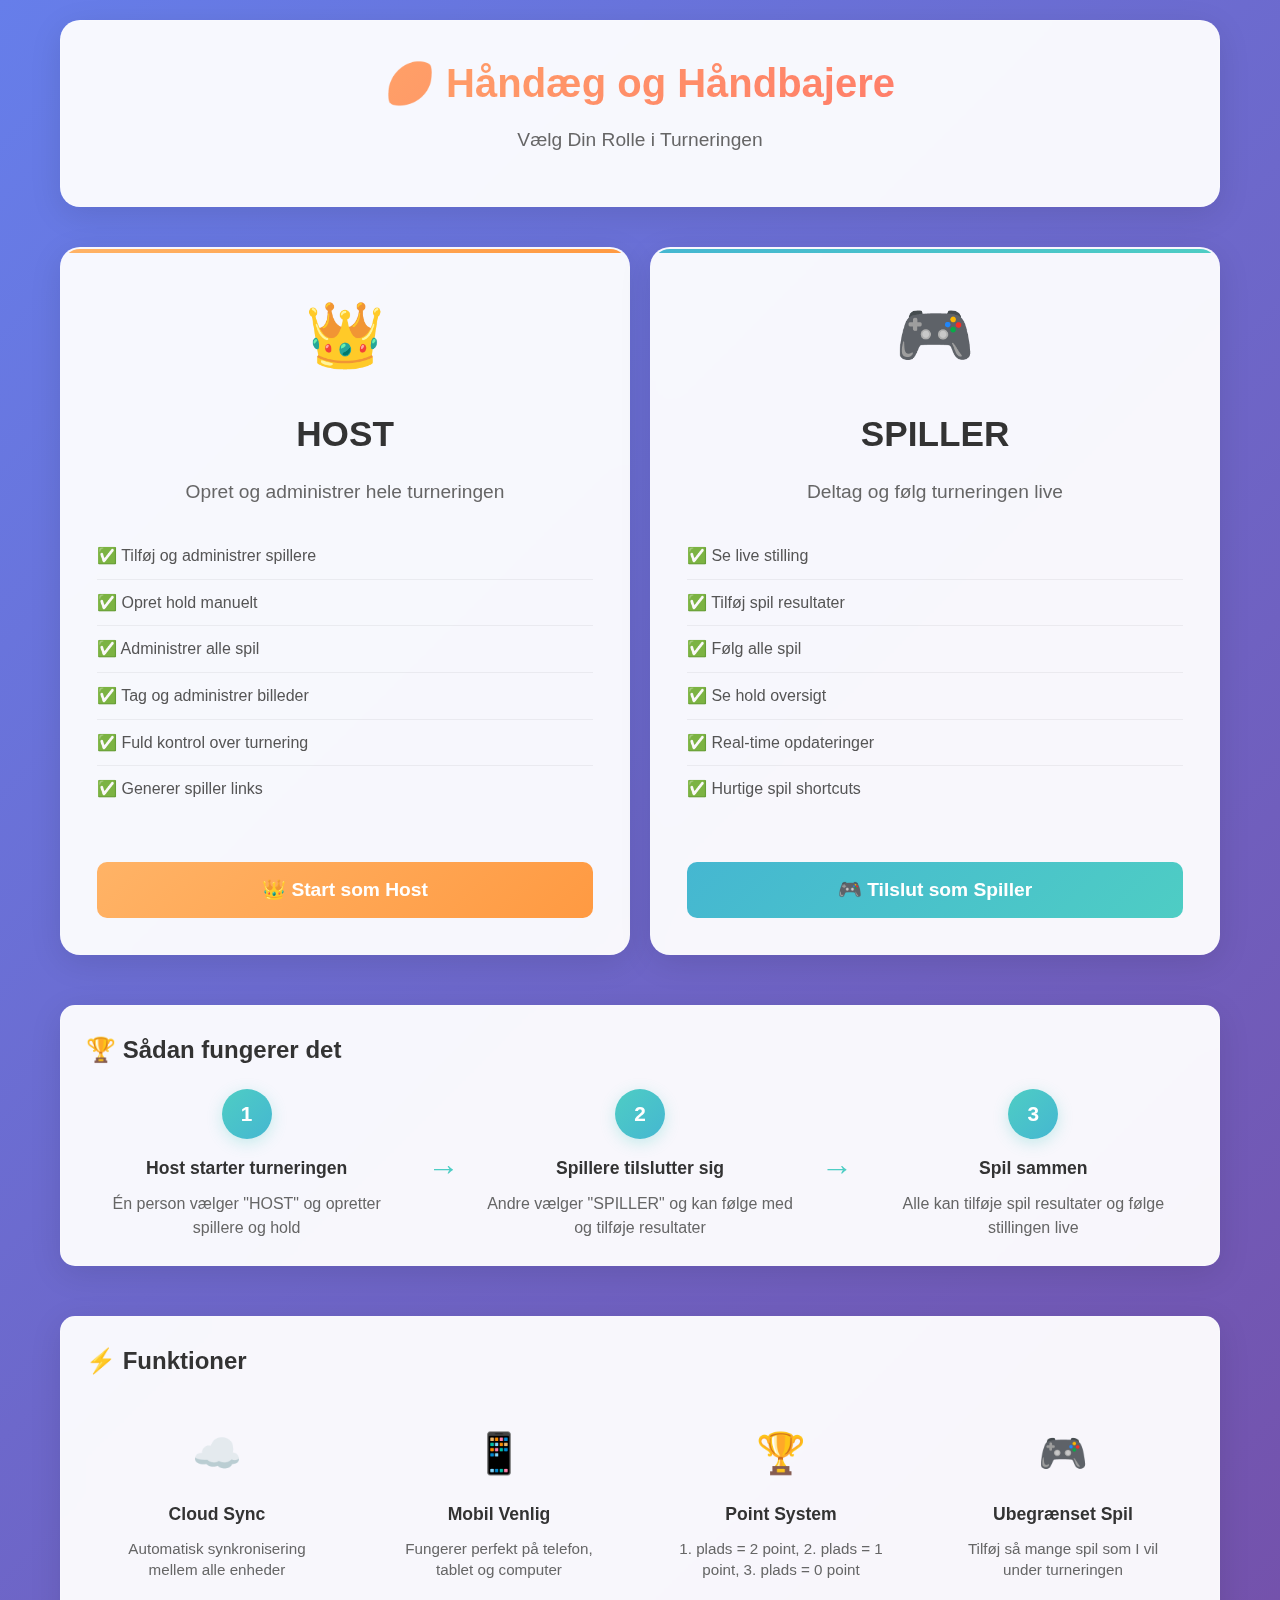
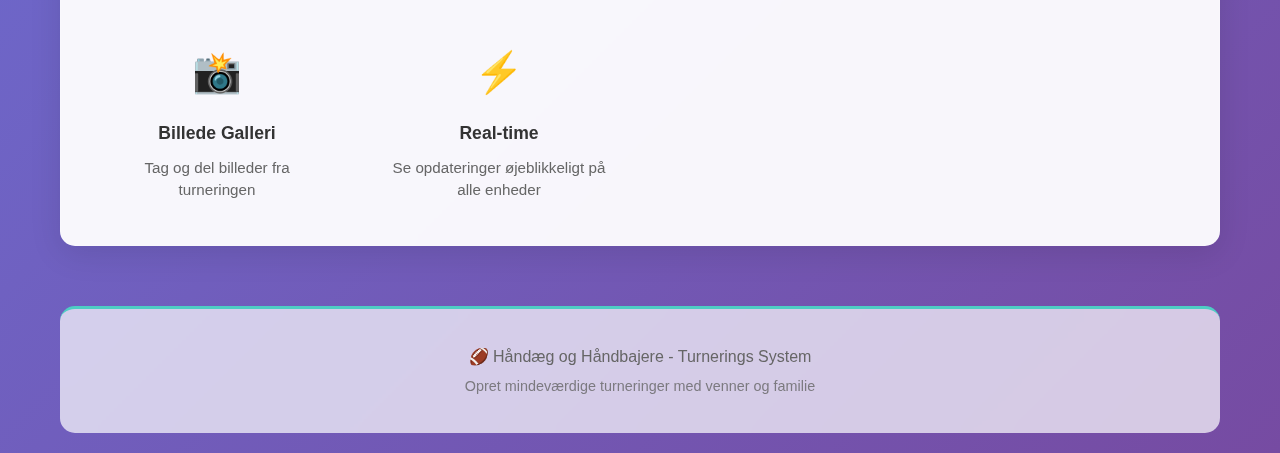
<file: index.html>
<!DOCTYPE html>
<html lang="da">
<head>
    <meta charset="UTF-8">
    <meta name="viewport" content="width=device-width, initial-scale=1.0">
    <title>Håndæg og Håndbajere</title>
    <link rel="stylesheet" href="styles.css">
</head>
<body>
    <div class="container">
        <!-- Header -->
        <header class="app-header">
            <h1 class="app-title">🏈 Håndæg og Håndbajere</h1>
            <p class="app-subtitle">Vælg Din Rolle i Turneringen</p>
        </header>

        <!-- Role Selection -->
        <section class="role-selection">
            <div class="grid grid-2">
                <div class="role-card host-card" onclick="selectRole('host')">
                    <div class="role-icon">👑</div>
                    <h2 class="role-title">HOST</h2>
                    <p class="role-description">Opret og administrer hele turneringen</p>
                    
                    <ul class="role-features">
                        <li>✅ Tilføj og administrer spillere</li>
                        <li>✅ Opret hold manuelt</li>
                        <li>✅ Administrer alle spil</li>
                        <li>✅ Tag og administrer billeder</li>
                        <li>✅ Fuld kontrol over turnering</li>
                        <li>✅ Generer spiller links</li>
                    </ul>
                    
                    <button class="btn btn-primary btn-lg role-btn">
                        👑 Start som Host
                    </button>
                </div>

                <div class="role-card player-card" onclick="selectRole('player')">
                    <div class="role-icon">🎮</div>
                    <h2 class="role-title">SPILLER</h2>
                    <p class="role-description">Deltag og følg turneringen live</p>
                    
                    <ul class="role-features">
                        <li>✅ Se live stilling</li>
                        <li>✅ Tilføj spil resultater</li>
                        <li>✅ Følg alle spil</li>
                        <li>✅ Se hold oversigt</li>
                        <li>✅ Real-time opdateringer</li>
                        <li>✅ Hurtige spil shortcuts</li>
                    </ul>
                    
                    <button class="btn btn-secondary btn-lg role-btn">
                        🎮 Tilslut som Spiller
                    </button>
                </div>
            </div>
        </section>

        <!-- How It Works -->
        <section class="how-it-works card">
            <h3 class="section-title">🏆 Sådan fungerer det</h3>
            <div class="steps-container">
                <div class="step">
                    <div class="step-number">1</div>
                    <div class="step-content">
                        <h4>Host starter turneringen</h4>
                        <p>Én person vælger "HOST" og opretter spillere og hold</p>
                    </div>
                </div>
                
                <div class="step-arrow">→</div>
                
                <div class="step">
                    <div class="step-number">2</div>
                    <div class="step-content">
                        <h4>Spillere tilslutter sig</h4>
                        <p>Andre vælger "SPILLER" og kan følge med og tilføje resultater</p>
                    </div>
                </div>
                
                <div class="step-arrow">→</div>
                
                <div class="step">
                    <div class="step-number">3</div>
                    <div class="step-content">
                        <h4>Spil sammen</h4>
                        <p>Alle kan tilføje spil resultater og følge stillingen live</p>
                    </div>
                </div>
            </div>
        </section>

        <!-- Features Overview -->
        <section class="features-overview card">
            <h3 class="section-title">⚡ Funktioner</h3>
            <div class="grid grid-3">
                <div class="feature-item">
                    <div class="feature-icon">☁️</div>
                    <h4>Cloud Sync</h4>
                    <p>Automatisk synkronisering mellem alle enheder</p>
                </div>
                
                <div class="feature-item">
                    <div class="feature-icon">📱</div>
                    <h4>Mobil Venlig</h4>
                    <p>Fungerer perfekt på telefon, tablet og computer</p>
                </div>
                
                <div class="feature-item">
                    <div class="feature-icon">🏆</div>
                    <h4>Point System</h4>
                    <p>1. plads = 2 point, 2. plads = 1 point, 3. plads = 0 point</p>
                </div>
                
                <div class="feature-item">
                    <div class="feature-icon">🎮</div>
                    <h4>Ubegrænset Spil</h4>
                    <p>Tilføj så mange spil som I vil under turneringen</p>
                </div>
                
                <div class="feature-item">
                    <div class="feature-icon">📸</div>
                    <h4>Billede Galleri</h4>
                    <p>Tag og del billeder fra turneringen</p>
                </div>
                
                <div class="feature-item">
                    <div class="feature-icon">⚡</div>
                    <h4>Real-time</h4>
                    <p>Se opdateringer øjeblikkeligt på alle enheder</p>
                </div>
            </div>
        </section>

        <!-- Footer -->
        <footer class="app-footer">
            <p>🏈 Håndæg og Håndbajere - Turnerings System</p>
            <p class="footer-subtitle">Opret mindeværdige turneringer med venner og familie</p>
        </footer>
    </div>

    <script>
        function selectRole(role) {
            // Add loading state
            const card = document.querySelector(`.${role}-card`);
            const btn = card.querySelector('.role-btn');
            const originalText = btn.innerHTML;
            
            btn.innerHTML = '🔄 Indlæser...';
            btn.disabled = true;
            card.style.opacity = '0.7';
            
            // Simulate loading and redirect
            setTimeout(() => {
                if (role === 'host') {
                    window.location.href = 'host.html';
                } else if (role === 'player') {
                    window.location.href = 'player.html';
                }
            }, 500);
        }

        // Add hover effects
        document.addEventListener('DOMContentLoaded', function() {
            const roleCards = document.querySelectorAll('.role-card');
            
            roleCards.forEach(card => {
                card.addEventListener('mouseenter', function() {
                    this.style.transform = 'translateY(-8px) scale(1.02)';
                });
                
                card.addEventListener('mouseleave', function() {
                    this.style.transform = 'translateY(0) scale(1)';
                });
            });
        });
    </script>

    <style>
        /* Landing page specific styles */
        .role-selection {
            margin: 40px 0;
        }

        .role-card {
            background: rgba(255, 255, 255, 0.95);
            backdrop-filter: blur(10px);
            border-radius: 20px;
            padding: 35px;
            text-align: center;
            box-shadow: 0 8px 32px rgba(0, 0, 0, 0.1);
            border: 2px solid transparent;
            transition: all 0.4s ease;
            cursor: pointer;
            position: relative;
            overflow: hidden;
        }

        .role-card::before {
            content: '';
            position: absolute;
            top: 0;
            left: 0;
            right: 0;
            height: 4px;
            transition: all 0.3s ease;
        }

        .host-card::before {
            background: linear-gradient(90deg, #FFB366, #FF9A42);
        }

        .player-card::before {
            background: linear-gradient(90deg, #45B7D1, #4ECDC4);
        }

        .role-card:hover {
            border-color: rgba(255, 179, 102, 0.3);
            box-shadow: 0 15px 45px rgba(0, 0, 0, 0.15);
        }

        .host-card:hover {
            background: linear-gradient(135deg, rgba(255, 248, 240, 0.95), rgba(255, 255, 255, 0.95));
        }

        .player-card:hover {
            background: linear-gradient(135deg, rgba(240, 248, 255, 0.95), rgba(255, 255, 255, 0.95));
        }

        .role-icon {
            font-size: 4rem;
            margin-bottom: 20px;
            animation: bounce 2s infinite;
        }

        .role-title {
            font-size: 2.2rem;
            font-weight: 800;
            margin: 0 0 15px 0;
            color: #333;
        }

        .role-description {
            font-size: 1.2rem;
            color: #666;
            margin-bottom: 25px;
            font-weight: 500;
        }

        .role-features {
            list-style: none;
            padding: 0;
            margin: 25px 0;
            text-align: left;
        }

        .role-features li {
            padding: 10px 0;
            color: #555;
            font-weight: 500;
            font-size: 1rem;
            border-bottom: 1px solid rgba(0, 0, 0, 0.05);
        }

        .role-features li:last-child {
            border-bottom: none;
        }

        .role-btn {
            width: 100%;
            margin-top: 25px;
            font-size: 1.2rem;
            padding: 16px 32px;
        }

        .how-it-works {
            margin: 50px 0;
        }

        .steps-container {
            display: flex;
            align-items: center;
            justify-content: space-between;
            flex-wrap: wrap;
            gap: 20px;
        }

        .step {
            flex: 1;
            min-width: 200px;
            text-align: center;
        }

        .step-number {
            background: linear-gradient(135deg, #4ECDC4, #45B7D1);
            color: white;
            width: 50px;
            height: 50px;
            border-radius: 50%;
            display: flex;
            align-items: center;
            justify-content: center;
            font-weight: bold;
            font-size: 1.3rem;
            margin: 0 auto 15px auto;
            box-shadow: 0 4px 15px rgba(78, 205, 196, 0.3);
        }

        .step-content h4 {
            margin: 0 0 10px 0;
            color: #333;
            font-size: 1.1rem;
        }

        .step-content p {
            margin: 0;
            color: #666;
            line-height: 1.5;
        }

        .step-arrow {
            font-size: 2rem;
            color: #4ECDC4;
            font-weight: bold;
            flex-shrink: 0;
        }

        .features-overview {
            margin: 50px 0;
        }

        .feature-item {
            text-align: center;
            padding: 20px;
            border-radius: 12px;
            transition: all 0.3s ease;
        }

        .feature-item:hover {
            background: rgba(78, 205, 196, 0.05);
            transform: translateY(-5px);
        }

        .feature-icon {
            font-size: 2.5rem;
            margin-bottom: 15px;
        }

        .feature-item h4 {
            margin: 0 0 10px 0;
            color: #333;
            font-size: 1.1rem;
        }

        .feature-item p {
            margin: 0;
            color: #666;
            font-size: 0.95rem;
            line-height: 1.4;
        }

        .app-footer {
            text-align: center;
            margin-top: 60px;
            padding: 30px;
            background: rgba(255, 255, 255, 0.7);
            backdrop-filter: blur(10px);
            border-radius: 15px;
            border-top: 3px solid #4ECDC4;
        }

        .app-footer p {
            margin: 5px 0;
            color: #666;
        }

        .footer-subtitle {
            font-size: 0.9rem;
            opacity: 0.8;
        }

        /* Mobile responsive */
        @media (max-width: 768px) {
            .role-card {
                padding: 25px;
            }

            .role-icon {
                font-size: 3rem;
            }

            .role-title {
                font-size: 1.8rem;
            }

            .role-description {
                font-size: 1rem;
            }

            .steps-container {
                flex-direction: column;
            }

            .step-arrow {
                transform: rotate(90deg);
                margin: 10px 0;
            }

            .step {
                min-width: auto;
                width: 100%;
            }
        }

        @media (max-width: 480px) {
            .role-features {
                text-align: center;
            }

            .role-features li {
                font-size: 0.9rem;
                padding: 8px 0;
            }

            .feature-item {
                padding: 15px;
            }

            .feature-icon {
                font-size: 2rem;
            }
        }
    </style>
</body>
</html>
</file>
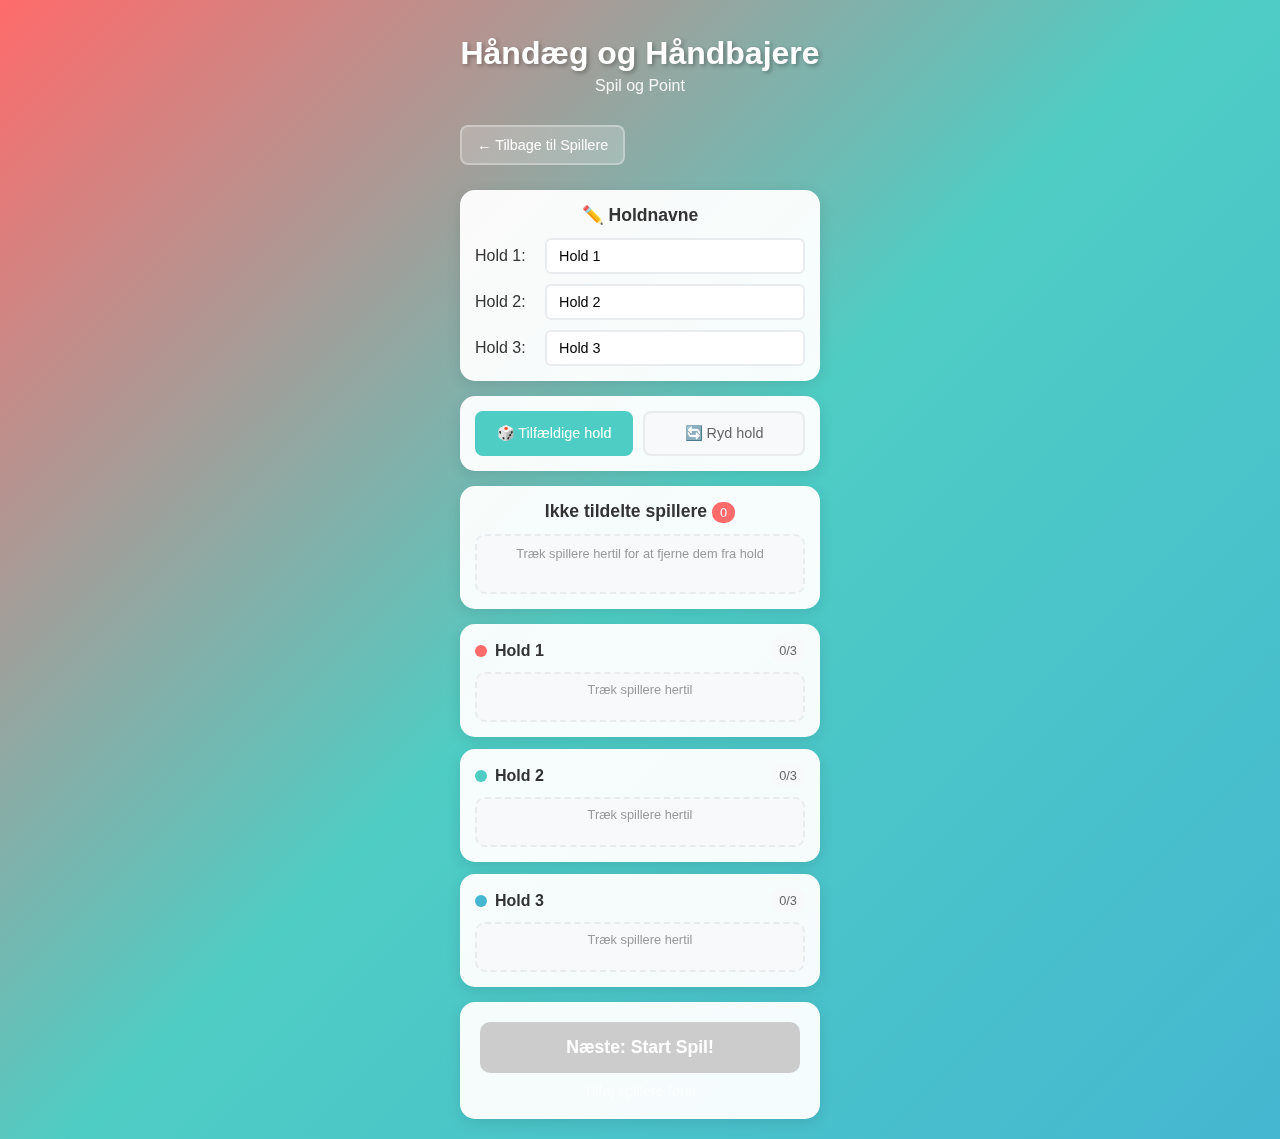
<file: simple-teams.html>
<!DOCTYPE html>
<html lang="da">
<head>
    <meta charset="UTF-8">
    <meta name="viewport" content="width=device-width, initial-scale=1.0">
    <title>Håndæg og Håndbajere - Hold</title>
    <link rel="stylesheet" href="teams-styles.css">
</head>
<body>
    <div class="container">
        <!-- Header -->
        <header class="app-header">
            <h1 class="app-title">Håndæg og Håndbajere</h1>
            <p class="app-subtitle">Spil og Point</p>
        </header>

        <!-- Navigation -->
        <section class="navigation-section">
            <a href="index.html" class="nav-btn secondary">
                ← Tilbage til Spillere
            </a>
        </section>

        <!-- Team Names Section -->
        <section class="team-names-section">
            <h3 class="section-title">✏️ Holdnavne</h3>
            <div class="team-names-grid">
                <div class="team-name-input">
                    <label for="team1Name">Hold 1:</label>
                    <input type="text" id="team1Name" placeholder="Indtast holdnavn" maxlength="20">
                </div>
                <div class="team-name-input">
                    <label for="team2Name">Hold 2:</label>
                    <input type="text" id="team2Name" placeholder="Indtast holdnavn" maxlength="20">
                </div>
                <div class="team-name-input">
                    <label for="team3Name">Hold 3:</label>
                    <input type="text" id="team3Name" placeholder="Indtast holdnavn" maxlength="20">
                </div>
            </div>
        </section>

        <!-- Controls -->
        <section class="controls-section">
            <div class="control-buttons">
                <button id="randomizeBtn" class="control-btn primary">
                    🎲 Tilfældige hold
                </button>
                <button id="clearTeamsBtn" class="control-btn secondary">
                    🔄 Ryd hold
                </button>
            </div>
        </section>

        <!-- Unassigned Players -->
        <section class="unassigned-section">
            <h3 class="section-title">
                Ikke tildelte spillere
                <span class="player-count-badge" id="unassignedCount">0</span>
            </h3>
            <div id="unassignedPlayers" class="players-pool">
                <!-- Unassigned players will appear here -->
            </div>
        </section>

        <!-- Teams -->
        <section class="teams-section">
            <div class="teams-grid">
                <!-- Team 1 -->
                <div class="team-card" data-team="1">
                    <div class="team-header">
                        <div class="team-info">
                            <div class="team-color-indicator team-1-color"></div>
                            <h3 class="team-name" id="team1DisplayName">Hold 1</h3>
                        </div>
                        <span class="team-count">
                            <span id="team1Count">0</span>/3
                        </span>
                    </div>
                    <div id="team1Players" class="team-players" data-team="1">
                        <!-- Team 1 players will appear here -->
                    </div>
                </div>

                <!-- Team 2 -->
                <div class="team-card" data-team="2">
                    <div class="team-header">
                        <div class="team-info">
                            <div class="team-color-indicator team-2-color"></div>
                            <h3 class="team-name" id="team2DisplayName">Hold 2</h3>
                        </div>
                        <span class="team-count">
                            <span id="team2Count">0</span>/3
                        </span>
                    </div>
                    <div id="team2Players" class="team-players" data-team="2">
                        <!-- Team 2 players will appear here -->
                    </div>
                </div>

                <!-- Team 3 -->
                <div class="team-card" data-team="3">
                    <div class="team-header">
                        <div class="team-info">
                            <div class="team-color-indicator team-3-color"></div>
                            <h3 class="team-name" id="team3DisplayName">Hold 3</h3>
                        </div>
                        <span class="team-count">
                            <span id="team3Count">0</span>/3
                        </span>
                    </div>
                    <div id="team3Players" class="team-players" data-team="3">
                        <!-- Team 3 players will appear here -->
                    </div>
                </div>
            </div>
        </section>

        <!-- Continue Button -->
        <section class="action-section">
            <button id="continueBtn" class="continue-btn" disabled>
                Næste: Start Spil!
            </button>
            <p class="requirement-text">Alle spillere skal være på et hold</p>
        </section>
    </div>

    <!-- Drag Ghost Element -->
    <div id="dragGhost" class="drag-ghost"></div>

    <script>
        // Team management with simple data transfer
        let players = [];
        let teams = { 1: [], 2: [], 3: [] };
        let teamNames = { 1: 'Hold 1', 2: 'Hold 2', 3: 'Hold 3' };

        // Drag state
        let isDragging = false;
        let draggedElement = null;
        let draggedPlayerId = null;
        let dragGhost = null;
        let touchStartTime = 0;
        let longPressTimer = null;
        let startX = 0;
        let startY = 0;

        // DOM elements
        const randomizeBtn = document.getElementById('randomizeBtn');
        const clearTeamsBtn = document.getElementById('clearTeamsBtn');
        const unassignedPlayers = document.getElementById('unassignedPlayers');
        const continueBtn = document.getElementById('continueBtn');

        // Initialize
        document.addEventListener('DOMContentLoaded', function() {
            console.log('🚀 Teams page starting...');
            loadData();
            dragGhost = document.getElementById('dragGhost');
            
            setupEventListeners();
            updateUI();
        });

        function loadData() {
            // Load players
            try {
                const playersData = localStorage.getItem('bakken-players');
                if (playersData) {
                    players = JSON.parse(playersData);
                    console.log('📥 Loaded players:', players);
                } else {
                    console.log('⚠️ No players found in storage');
                    players = [];
                }
            } catch (e) {
                console.error('❌ Failed to load players:', e);
                players = [];
            }

            // Load teams
            try {
                const teamsData = localStorage.getItem('bakken-teams');
                if (teamsData) {
                    const savedData = JSON.parse(teamsData);
                    teams = savedData.teams || { 1: [], 2: [], 3: [] };
                    teamNames = savedData.teamNames || { 1: 'Hold 1', 2: 'Hold 2', 3: 'Hold 3' };
                    console.log('📥 Loaded teams:', teams, teamNames);
                }
            } catch (e) {
                console.error('❌ Failed to load teams:', e);
            }

            // Set team name inputs
            document.getElementById('team1Name').value = teamNames[1];
            document.getElementById('team2Name').value = teamNames[2];
            document.getElementById('team3Name').value = teamNames[3];

            // Update display names
            document.getElementById('team1DisplayName').textContent = teamNames[1];
            document.getElementById('team2DisplayName').textContent = teamNames[2];
            document.getElementById('team3DisplayName').textContent = teamNames[3];
        }

        function saveData() {
            try {
                const teamsData = {
                    teams: teams,
                    teamNames: teamNames
                };
                localStorage.setItem('bakken-teams', JSON.stringify(teamsData));
                console.log('💾 Saved teams data:', teamsData);
            } catch (e) {
                console.error('❌ Failed to save teams:', e);
            }
        }

        function setupEventListeners() {
            // Button events
            randomizeBtn.addEventListener('click', randomizeTeams);
            clearTeamsBtn.addEventListener('click', clearAllTeams);
            continueBtn.addEventListener('click', function() {
                if (isAllPlayersAssigned()) {
                    saveData();
                    window.location.href = 'games.html';
                }
            });

            // Team name inputs
            document.getElementById('team1Name').addEventListener('input', function() {
                updateTeamName(1, this.value);
            });
            document.getElementById('team2Name').addEventListener('input', function() {
                updateTeamName(2, this.value);
            });
            document.getElementById('team3Name').addEventListener('input', function() {
                updateTeamName(3, this.value);
            });

            // Global drag events
            document.addEventListener('dragover', handleDragOver);
            document.addEventListener('drop', handleDrop);
            document.addEventListener('dragend', handleDragEnd);
            
            // Touch events for mobile
            document.addEventListener('touchmove', handleTouchMove, { passive: false });
            document.addEventListener('touchend', handleTouchEnd);
        }

        function updateTeamName(teamId, name) {
            const displayName = name.trim() || `Hold ${teamId}`;
            teamNames[teamId] = displayName;
            
            document.getElementById(`team${teamId}DisplayName`).textContent = displayName;
            saveData();
        }

        function createPlayerChip(player, teamClass = '') {
            const chip = document.createElement('div');
            chip.className = `player-chip ${teamClass} just-added`;
            chip.dataset.playerId = player.id;
            chip.textContent = player.name;
            chip.draggable = true;
            
            // Mouse events
            chip.addEventListener('dragstart', handleDragStart);
            
            // Touch events
            chip.addEventListener('touchstart', handleTouchStart, { passive: false });
            
            // Remove animation class after animation completes
            setTimeout(() => chip.classList.remove('just-added'), 1000);
            
            return chip;
        }

        // Drag handlers
        function handleDragStart(e) {
            draggedElement = e.target;
            draggedPlayerId = e.target.dataset.playerId;
            isDragging = true;
            
            e.target.classList.add('dragging');
            e.dataTransfer.effectAllowed = 'move';
            e.dataTransfer.setData('text/html', e.target.outerHTML);
        }

        function handleDragOver(e) {
            e.preventDefault();
            
            document.querySelectorAll('.drag-over').forEach(el => {
                el.classList.remove('drag-over');
            });
            
            const dropZone = findDropZone(e.target);
            if (dropZone) {
                dropZone.classList.add('drag-over');
            }
        }

        function handleDrop(e) {
            e.preventDefault();
            
            const dropZone = findDropZone(e.target);
            if (dropZone && draggedPlayerId) {
                const teamNumber = dropZone.dataset.team;
                
                if (teamNumber) {
                    if (teams[teamNumber].length < 3) {
                        assignPlayerToTeam(draggedPlayerId, parseInt(teamNumber));
                    } else {
                        showError(`${teamNames[teamNumber]} er fuldt (3/3 spillere)`);
                    }
                } else if (dropZone.classList.contains('players-pool')) {
                    removePlayerFromTeams(draggedPlayerId);
                }
            }
            
            cleanupDrag();
        }

        function handleDragEnd(e) {
            cleanupDrag();
        }

        // Touch handlers
        function handleTouchStart(e) {
            const touch = e.touches[0];
            startX = touch.clientX;
            startY = touch.clientY;
            touchStartTime = Date.now();
            
            longPressTimer = setTimeout(() => {
                startTouchDrag(e.target, touch);
            }, 500);
        }

        function startTouchDrag(element, touch) {
            draggedElement = element;
            draggedPlayerId = element.dataset.playerId;
            isDragging = true;
            
            element.classList.add('dragging');
            
            dragGhost.textContent = element.textContent;
            dragGhost.style.left = touch.clientX - 50 + 'px';
            dragGhost.style.top = touch.clientY - 25 + 'px';
            dragGhost.classList.add('visible');
            
            if (navigator.vibrate) {
                navigator.vibrate(50);
            }
        }

        function handleTouchMove(e) {
            if (longPressTimer) {
                const touch = e.touches[0];
                const deltaX = Math.abs(touch.clientX - startX);
                const deltaY = Math.abs(touch.clientY - startY);
                
                if (deltaX > 10 || deltaY > 10) {
                    clearTimeout(longPressTimer);
                    longPressTimer = null;
                }
            }
            
            if (isDragging && dragGhost) {
                e.preventDefault();
                const touch = e.touches[0];
                
                dragGhost.style.left = touch.clientX - 50 + 'px';
                dragGhost.style.top = touch.clientY - 25 + 'px';
                
                document.querySelectorAll('.drag-over').forEach(el => {
                    el.classList.remove('drag-over');
                });
                
                const elementBelow = document.elementFromPoint(touch.clientX, touch.clientY);
                const dropZone = findDropZone(elementBelow);
                
                if (dropZone) {
                    dropZone.classList.add('drag-over');
                }
            }
        }

        function handleTouchEnd(e) {
            if (longPressTimer) {
                clearTimeout(longPressTimer);
                longPressTimer = null;
            }
            
            if (isDragging) {
                const touch = e.changedTouches[0];
                const elementBelow = document.elementFromPoint(touch.clientX, touch.clientY);
                const dropZone = findDropZone(elementBelow);
                
                if (dropZone && draggedPlayerId) {
                    const teamNumber = dropZone.dataset.team;
                    
                    if (teamNumber) {
                        if (teams[teamNumber].length < 3) {
                            assignPlayerToTeam(draggedPlayerId, parseInt(teamNumber));
                        } else {
                            showError(`${teamNames[teamNumber]} er fuldt (3/3 spillere)`);
                        }
                    } else if (dropZone.classList.contains('players-pool')) {
                        removePlayerFromTeams(draggedPlayerId);
                    }
                }
                
                cleanupDrag();
            }
        }

        function findDropZone(element) {
            if (!element) return null;
            
            if (element.classList.contains('team-players')) {
                return element;
            }
            
            const teamCard = element.closest('.team-card');
            if (teamCard) {
                return teamCard.querySelector('.team-players');
            }
            
            if (element.classList.contains('players-pool') || element.closest('.players-pool')) {
                return document.getElementById('unassignedPlayers');
            }
            
            return null;
        }

        function cleanupDrag() {
            isDragging = false;
            draggedElement = null;
            draggedPlayerId = null;
            
            document.querySelectorAll('.dragging').forEach(el => {
                el.classList.remove('dragging');
            });
            
            document.querySelectorAll('.drag-over').forEach(el => {
                el.classList.remove('drag-over');
            });
            
            if (dragGhost) {
                dragGhost.classList.remove('visible');
            }
        }

        function assignPlayerToTeam(playerId, teamNumber) {
            // Remove from all teams first
            Object.keys(teams).forEach(team => {
                teams[team] = teams[team].filter(id => id !== playerId);
            });
            
            // Add to new team
            teams[teamNumber].push(playerId);
            console.log(`➕ Assigned player ${playerId} to team ${teamNumber}`);
            
            saveData();
            updateUI();
        }

        function removePlayerFromTeams(playerId) {
            Object.keys(teams).forEach(team => {
                teams[team] = teams[team].filter(id => id !== playerId);
            });
            console.log(`➖ Removed player ${playerId} from all teams`);
            
            saveData();
            updateUI();
        }

        function randomizeTeams() {
            clearAllTeams();
            const shuffledPlayers = [...players].sort(() => Math.random() - 0.5);
            
            shuffledPlayers.forEach((player, index) => {
                const teamNumber = (index % 3) + 1;
                teams[teamNumber].push(player.id);
            });
            
            console.log('🎲 Randomized teams:', teams);
            saveData();
            updateUI();
        }

        function clearAllTeams() {
            teams = { 1: [], 2: [], 3: [] };
            saveData();
            updateUI();
        }

        function updateUI() {
            updateUnassignedPlayers();
            updateTeams();
            updateContinueButton();
        }

        function updateUnassignedPlayers() {
            const assignedPlayerIds = [...teams[1], ...teams[2], ...teams[3]];
            const unassigned = players.filter(player => !assignedPlayerIds.includes(player.id));
            
            document.getElementById('unassignedCount').textContent = unassigned.length;
            
            const container = document.getElementById('unassignedPlayers');
            container.innerHTML = '';
            
            if (unassigned.length === 0) {
                container.className = 'players-pool empty';
                return;
            }
            
            container.className = 'players-pool';
            unassigned.forEach(player => {
                container.appendChild(createPlayerChip(player));
            });
        }

        function updateTeams() {
            [1, 2, 3].forEach(teamNumber => {
                const container = document.getElementById(`team${teamNumber}Players`);
                const counter = document.getElementById(`team${teamNumber}Count`);
                
                counter.textContent = teams[teamNumber].length;
                container.innerHTML = '';
                
                if (teams[teamNumber].length === 0) {
                    container.className = 'team-players empty';
                    return;
                }
                
                container.className = 'team-players';
                teams[teamNumber].forEach(playerId => {
                    const player = players.find(p => p.id === playerId);
                    if (player) {
                        container.appendChild(createPlayerChip(player, `in-team-${teamNumber}`));
                    } else {
                        console.warn(`⚠️ Player with ID ${playerId} not found`);
                    }
                });
            });
        }

        function updateContinueButton() {
            const allAssigned = isAllPlayersAssigned();
            continueBtn.disabled = !allAssigned;
            
            const requirementText = document.querySelector('.requirement-text');
            if (allAssigned && players.length > 0) {
                requirementText.textContent = 'Alle spillere er tildelt! Klar til at starte! 🎉';
                requirementText.style.color = 'rgba(255, 255, 255, 0.9)';
            } else if (players.length === 0) {
                requirementText.textContent = 'Tilføj spillere først';
                requirementText.style.color = 'rgba(255, 255, 255, 0.6)';
            } else {
                const unassignedCount = players.length - getTotalAssignedPlayers();
                requirementText.textContent = `${unassignedCount} spiller${unassignedCount === 1 ? '' : 'e'} mangler at blive tildelt`;
                requirementText.style.color = 'rgba(255, 255, 255, 0.6)';
            }
        }

        function isAllPlayersAssigned() {
            return getTotalAssignedPlayers() === players.length && players.length > 0;
        }

        function getTotalAssignedPlayers() {
            return teams[1].length + teams[2].length + teams[3].length;
        }

        function showError(message) {
            const existingError = document.querySelector('.error-message');
            if (existingError) existingError.remove();
            
            const errorDiv = document.createElement('div');
            errorDiv.className = 'error-message';
            errorDiv.style.cssText = `
                position: fixed;
                top: 20px;
                left: 50%;
                transform: translateX(-50%);
                background: #FF5252;
                color: white;
                padding: 12px 20px;
                border-radius: 8px;
                z-index: 3000;
                animation: slideDown 0.3s ease;
                box-shadow: 0 4px 15px rgba(0,0,0,0.2);
            `;
            errorDiv.textContent = message;
            document.body.appendChild(errorDiv);
            
            setTimeout(() => {
                if (errorDiv.parentNode) errorDiv.remove();
            }, 3000);
        }

        // Add animation
        const style = document.createElement('style');
        style.textContent = `
            @keyframes slideDown {
                from { opacity: 0; transform: translateX(-50%) translateY(-20px); }
                to { opacity: 1; transform: translateX(-50%) translateY(0); }
            }
        `;
        document.head.appendChild(style);
    </script>
</body>
</html>
</file>
<file: styles.css>
/* ===================================
   HÅNDÆG OG HÅNDBAJERE - MASTER STYLES
   =================================== */

/* Reset and Base */
* {
    margin: 0;
    padding: 0;
    box-sizing: border-box;
}

body {
    font-family: -apple-system, BlinkMacSystemFont, 'Segoe UI', Roboto, Oxygen, Ubuntu, Cantarell, sans-serif;
    background: linear-gradient(135deg, #667eea 0%, #764ba2 100%);
    min-height: 100vh;
    color: #333;
    line-height: 1.6;
}

.container {
    max-width: 1200px;
    margin: 0 auto;
    padding: 20px;
    min-height: 100vh;
}

/* ===================================
   HEADER SYSTEM
   =================================== */

.app-header {
    text-align: center;
    margin-bottom: 30px;
    background: rgba(255, 255, 255, 0.95);
    backdrop-filter: blur(10px);
    border-radius: 20px;
    padding: 30px;
    box-shadow: 0 8px 32px rgba(0, 0, 0, 0.1);
    border: 1px solid rgba(255, 255, 255, 0.2);
}

.app-title {
    font-size: 2.5rem;
    font-weight: 800;
    background: linear-gradient(135deg, #FFB366, #FF6B6B);
    -webkit-background-clip: text;
    -webkit-text-fill-color: transparent;
    background-clip: text;
    margin-bottom: 10px;
}

.app-subtitle {
    font-size: 1.2rem;
    color: #666;
    font-weight: 500;
    margin-bottom: 20px;
}

.sync-status {
    display: inline-flex;
    align-items: center;
    gap: 8px;
    padding: 8px 16px;
    border-radius: 20px;
    font-size: 0.9rem;
    font-weight: 500;
    transition: all 0.3s ease;
}

.status-indicator {
    font-size: 1.1rem;
}

/* ===================================
   CARD SYSTEM
   =================================== */

.card {
    background: rgba(255, 255, 255, 0.95);
    backdrop-filter: blur(10px);
    border-radius: 15px;
    padding: 25px;
    margin: 20px 0;
    box-shadow: 0 8px 32px rgba(0, 0, 0, 0.1);
    border: 1px solid rgba(255, 255, 255, 0.2);
    transition: all 0.3s ease;
}

.card:hover {
    transform: translateY(-2px);
    box-shadow: 0 12px 40px rgba(0, 0, 0, 0.15);
}

.section-title {
    font-size: 1.5rem;
    font-weight: 700;
    margin-bottom: 20px;
    color: #333;
    display: flex;
    align-items: center;
    gap: 10px;
}

/* ===================================
   BUTTON SYSTEM
   =================================== */

.btn {
    padding: 12px 24px;
    border: none;
    border-radius: 10px;
    font-weight: 600;
    font-size: 1rem;
    cursor: pointer;
    transition: all 0.3s ease;
    text-decoration: none;
    display: inline-flex;
    align-items: center;
    justify-content: center;
    gap: 8px;
    min-height: 48px;
    position: relative;
    overflow: hidden;
}

.btn::before {
    content: '';
    position: absolute;
    top: 0;
    left: -100%;
    width: 100%;
    height: 100%;
    background: linear-gradient(90deg, transparent, rgba(255,255,255,0.2), transparent);
    transition: left 0.5s;
}

.btn:hover::before {
    left: 100%;
}

.btn:hover {
    transform: translateY(-2px);
    box-shadow: 0 8px 25px rgba(0, 0, 0, 0.15);
}

.btn:active {
    transform: translateY(0);
}

.btn:disabled {
    opacity: 0.6;
    cursor: not-allowed;
    transform: none;
    box-shadow: none;
}

/* Button Variants */
.btn-primary {
    background: linear-gradient(135deg, #FFB366, #FF9A42);
    color: white;
}

.btn-secondary {
    background: linear-gradient(135deg, #45B7D1, #4ECDC4);
    color: white;
}

.btn-success {
    background: linear-gradient(135deg, #96CEB4, #85C1E9);
    color: white;
}

.btn-danger {
    background: linear-gradient(135deg, #FF6B6B, #FF8E8E);
    color: white;
}

.btn-outline {
    background: transparent;
    border: 2px solid #FFB366;
    color: #FFB366;
}

.btn-outline:hover {
    background: #FFB366;
    color: white;
}

/* Button Sizes */
.btn-sm {
    padding: 8px 16px;
    font-size: 0.9rem;
    min-height: 36px;
}

.btn-lg {
    padding: 16px 32px;
    font-size: 1.1rem;
    min-height: 56px;
}

/* ===================================
   INPUT SYSTEM
   =================================== */

.input-group {
    display: flex;
    gap: 12px;
    margin: 20px 0;
    flex-wrap: wrap;
}

.form-input {
    flex: 1;
    padding: 12px 16px;
    border: 2px solid #e1e5e9;
    border-radius: 10px;
    font-size: 1rem;
    transition: all 0.3s ease;
    background: white;
    min-width: 200px;
}

.form-input:focus {
    outline: none;
    border-color: #FFB366;
    box-shadow: 0 0 0 3px rgba(255, 179, 102, 0.1);
}

.form-input::placeholder {
    color: #999;
}

/* ===================================
   GRID SYSTEMS
   =================================== */

.grid {
    display: grid;
    gap: 20px;
}

.grid-2 {
    grid-template-columns: repeat(auto-fit, minmax(300px, 1fr));
}

.grid-3 {
    grid-template-columns: repeat(auto-fit, minmax(250px, 1fr));
}

.grid-4 {
    grid-template-columns: repeat(auto-fit, minmax(200px, 1fr));
}

/* ===================================
   TAB SYSTEM
   =================================== */

.tabs {
    display: flex;
    background: rgba(255, 255, 255, 0.95);
    backdrop-filter: blur(10px);
    border-radius: 15px;
    padding: 8px;
    margin: 20px 0;
    box-shadow: 0 4px 20px rgba(0, 0, 0, 0.1);
    overflow-x: auto;
}

.tab-btn {
    flex: 1;
    padding: 12px 20px;
    border: none;
    background: transparent;
    border-radius: 10px;
    font-weight: 600;
    cursor: pointer;
    transition: all 0.3s ease;
    white-space: nowrap;
    min-width: 120px;
}

.tab-btn:hover {
    background: rgba(255, 179, 102, 0.1);
}

.tab-btn.active {
    background: linear-gradient(135deg, #FFB366, #FF9A42);
    color: white;
    box-shadow: 0 4px 15px rgba(255, 179, 102, 0.3);
}

.tab-content {
    display: none;
    animation: fadeIn 0.3s ease;
}

.tab-content.active {
    display: block;
}

/* ===================================
   MODAL SYSTEM
   =================================== */

.modal {
    position: fixed;
    top: 0;
    left: 0;
    right: 0;
    bottom: 0;
    background: rgba(0, 0, 0, 0.8);
    backdrop-filter: blur(5px);
    display: none;
    align-items: center;
    justify-content: center;
    z-index: 1000;
    padding: 20px;
    opacity: 0;
    transition: opacity 0.3s ease;
}

.modal.active {
    display: flex;
    opacity: 1;
}

.modal-backdrop {
    position: absolute;
    top: 0;
    left: 0;
    right: 0;
    bottom: 0;
    cursor: pointer;
}

.modal-content {
    background: white;
    border-radius: 20px;
    max-width: 600px;
    width: 100%;
    max-height: 90vh;
    overflow-y: auto;
    position: relative;
    animation: modalSlideIn 0.3s ease;
    box-shadow: 0 20px 60px rgba(0, 0, 0, 0.3);
}

.modal-header {
    display: flex;
    justify-content: space-between;
    align-items: center;
    padding: 25px;
    border-bottom: 1px solid #eee;
}

.modal-header h2 {
    margin: 0;
    color: #333;
    font-size: 1.5rem;
}

.modal-close {
    background: none;
    border: none;
    font-size: 24px;
    cursor: pointer;
    color: #666;
    padding: 8px;
    border-radius: 50%;
    width: 40px;
    height: 40px;
    display: flex;
    align-items: center;
    justify-content: center;
    transition: all 0.3s ease;
}

.modal-close:hover {
    background: #f0f0f0;
    color: #333;
}

.modal-body {
    padding: 25px;
}

.modal-footer {
    display: flex;
    gap: 12px;
    padding: 25px;
    border-top: 1px solid #eee;
    justify-content: flex-end;
}

/* ===================================
   PLAYER/TEAM CHIPS
   =================================== */

.chip {
    display: inline-flex;
    align-items: center;
    padding: 8px 12px;
    background: #f0f8ff;
    color: #45B7D1;
    border-radius: 20px;
    font-size: 0.9rem;
    font-weight: 500;
    border: 1px solid #e0f0ff;
    transition: all 0.3s ease;
    cursor: default;
    gap: 6px;
}

.chip-draggable {
    cursor: grab;
    user-select: none;
}

.chip-draggable:hover {
    transform: scale(1.05);
    box-shadow: 0 4px 12px rgba(0, 0, 0, 0.15);
}

.chip-draggable:active {
    cursor: grabbing;
}

.chip-remove {
    background: none;
    border: none;
    color: inherit;
    cursor: pointer;
    font-size: 1.1rem;
    padding: 2px;
    border-radius: 50%;
    transition: all 0.3s ease;
}

.chip-remove:hover {
    background: rgba(255, 255, 255, 0.3);
}

/* ===================================
   DRAG & DROP ZONES
   =================================== */

.drop-zone {
    border: 2px dashed #ddd;
    border-radius: 12px;
    padding: 20px;
    min-height: 80px;
    transition: all 0.3s ease;
    background: #fafafa;
}

.drop-zone.drag-over {
    border-color: #FFB366;
    background: rgba(255, 179, 102, 0.1);
    transform: scale(1.02);
}

.drop-zone-empty {
    display: flex;
    align-items: center;
    justify-content: center;
    color: #999;
    font-style: italic;
    text-align: center;
}

/* ===================================
   STANDINGS/LEADERBOARD
   =================================== */

.standings {
    display: flex;
    flex-direction: column;
    gap: 12px;
}

.standing-item {
    display: flex;
    align-items: center;
    padding: 15px 20px;
    background: white;
    border-radius: 12px;
    box-shadow: 0 2px 10px rgba(0, 0, 0, 0.1);
    transition: all 0.3s ease;
    border-left: 4px solid #ddd;
}

.standing-item:hover {
    transform: translateX(5px);
    box-shadow: 0 4px 20px rgba(0, 0, 0, 0.15);
}

.standing-item.first {
    border-left-color: #FFD700;
    background: linear-gradient(135deg, #FFF9E6, #FFFFFF);
}

.standing-item.second {
    border-left-color: #C0C0C0;
    background: linear-gradient(135deg, #F5F5F5, #FFFFFF);
}

.standing-item.third {
    border-left-color: #CD7F32;
    background: linear-gradient(135deg, #FDF5E6, #FFFFFF);
}

.standing-position {
    font-size: 1.5rem;
    font-weight: bold;
    width: 50px;
    text-align: center;
    color: #666;
}

.standing-info {
    flex: 1;
    margin-left: 15px;
}

.standing-team {
    font-weight: bold;
    font-size: 1.1rem;
    margin-bottom: 4px;
}

.standing-details {
    font-size: 0.9rem;
    color: #666;
}

.standing-score {
    font-size: 1.8rem;
    font-weight: bold;
    color: #FFB366;
    text-align: center;
    min-width: 60px;
}

/* ===================================
   GAME ITEMS
   =================================== */

.game-item {
    background: white;
    border-radius: 12px;
    padding: 20px;
    margin: 12px 0;
    box-shadow: 0 2px 10px rgba(0, 0, 0, 0.1);
    border-left: 4px solid #4ECDC4;
    transition: all 0.3s ease;
}

.game-item:hover {
    transform: translateY(-2px);
    box-shadow: 0 8px 25px rgba(0, 0, 0, 0.15);
}

.game-header {
    display: flex;
    justify-content: space-between;
    align-items: center;
    margin-bottom: 12px;
}

.game-name {
    font-weight: bold;
    font-size: 1.1rem;
    color: #333;
}

.game-status {
    padding: 4px 12px;
    border-radius: 15px;
    font-size: 0.8rem;
    font-weight: 500;
    background: #f0f0f0;
    color: #666;
}

.game-status.completed {
    background: #d4edda;
    color: #155724;
}

.game-result {
    color: #666;
    margin: 8px 0;
    font-size: 0.95rem;
}

.game-meta {
    font-size: 0.8rem;
    color: #999;
    margin-top: 8px;
}

/* ===================================
   TEAM CARDS
   =================================== */

.team-card {
    background: white;
    border-radius: 15px;
    padding: 20px;
    box-shadow: 0 4px 15px rgba(0, 0, 0, 0.1);
    border: 2px solid #eee;
    transition: all 0.3s ease;
    position: relative;
    overflow: hidden;
}

.team-card::before {
    content: '';
    position: absolute;
    top: 0;
    left: 0;
    right: 0;
    height: 4px;
    background: linear-gradient(90deg, #FFB366, #4ECDC4, #45B7D1);
}

.team-card:hover {
    border-color: #4ECDC4;
    transform: translateY(-3px);
    box-shadow: 0 8px 30px rgba(0, 0, 0, 0.15);
}

.team-header {
    display: flex;
    justify-content: space-between;
    align-items: center;
    margin-bottom: 15px;
}

.team-info {
    display: flex;
    align-items: center;
    gap: 12px;
}

.team-name {
    font-weight: bold;
    font-size: 1.1rem;
    color: #333;
}

.team-count {
    background: #f0f0f0;
    color: #666;
    padding: 4px 8px;
    border-radius: 12px;
    font-size: 0.8rem;
    font-weight: 500;
}

.team-players {
    display: flex;
    flex-wrap: wrap;
    gap: 8px;
    min-height: 40px;
}

/* ===================================
   ANIMATIONS
   =================================== */

@keyframes fadeIn {
    from { opacity: 0; transform: translateY(10px); }
    to { opacity: 1; transform: translateY(0); }
}

@keyframes modalSlideIn {
    from { opacity: 0; transform: scale(0.9) translateY(-20px); }
    to { opacity: 1; transform: scale(1) translateY(0); }
}

@keyframes slideInRight {
    from { opacity: 0; transform: translateX(30px); }
    to { opacity: 1; transform: translateX(0); }
}

@keyframes pulse {
    0%, 100% { transform: scale(1); }
    50% { transform: scale(1.05); }
}

@keyframes bounce {
    0%, 20%, 53%, 80%, 100% { transform: translateY(0); }
    40%, 43% { transform: translateY(-10px); }
    70% { transform: translateY(-5px); }
    90% { transform: translateY(-2px); }
}

/* ===================================
   UTILITY CLASSES
   =================================== */

.text-center { text-align: center; }
.text-left { text-align: left; }
.text-right { text-align: right; }

.mt-0 { margin-top: 0; }
.mt-1 { margin-top: 0.5rem; }
.mt-2 { margin-top: 1rem; }
.mt-3 { margin-top: 1.5rem; }
.mt-4 { margin-top: 2rem; }

.mb-0 { margin-bottom: 0; }
.mb-1 { margin-bottom: 0.5rem; }
.mb-2 { margin-bottom: 1rem; }
.mb-3 { margin-bottom: 1.5rem; }
.mb-4 { margin-bottom: 2rem; }

.p-0 { padding: 0; }
.p-1 { padding: 0.5rem; }
.p-2 { padding: 1rem; }
.p-3 { padding: 1.5rem; }
.p-4 { padding: 2rem; }

.hidden { display: none; }
.visible { display: block; }

.loading {
    animation: pulse 2s infinite;
}

.success {
    color: #28a745;
}

.warning {
    color: #ffc107;
}

.error {
    color: #dc3545;
}

/* ===================================
   RESPONSIVE DESIGN
   =================================== */

@media (max-width: 768px) {
    .container {
        padding: 15px;
    }
    
    .app-title {
        font-size: 2rem;
    }
    
    .app-subtitle {
        font-size: 1rem;
    }
    
    .tabs {
        flex-direction: column;
        gap: 5px;
    }
    
    .tab-btn {
        text-align: left;
        min-width: auto;
    }
    
    .input-group {
        flex-direction: column;
    }
    
    .form-input {
        min-width: auto;
    }
    
    .grid-2,
    .grid-3,
    .grid-4 {
        grid-template-columns: 1fr;
    }
    
    .modal-content {
        margin: 10px;
        max-height: calc(100vh - 20px);
    }
    
    .modal-header,
    .modal-body,
    .modal-footer {
        padding: 20px;
    }
    
    .standing-item {
        flex-direction: column;
        text-align: center;
        gap: 10px;
    }
    
    .standing-position {
        width: auto;
    }
    
    .team-header {
        flex-direction: column;
        gap: 10px;
        align-items: flex-start;
    }
}

@media (max-width: 480px) {
    .container {
        padding: 10px;
    }
    
    .app-header {
        padding: 20px;
    }
    
    .app-title {
        font-size: 1.8rem;
    }
    
    .card {
        padding: 20px;
    }
    
    .btn {
        padding: 10px 20px;
        font-size: 0.9rem;
    }
    
    .modal-header h2 {
        font-size: 1.3rem;
    }
}

/* ===================================
   DARK MODE SUPPORT
   =================================== */

@media (prefers-color-scheme: dark) {
    body {
        background: linear-gradient(135deg, #2c3e50 0%, #34495e 100%);
        color: #ecf0f1;
    }
    
    .app-header {
        background: rgba(44, 62, 80, 0.95);
        color: #ecf0f1;
    }
    
    .app-subtitle {
        color: #bdc3c7;
    }
    
    .card {
        background: rgba(44, 62, 80, 0.95);
        color: #ecf0f1;
    }
    
    .form-input {
        background: #34495e;
        border-color: #4a5f7a;
        color: #ecf0f1;
    }
    
    .form-input::placeholder {
        color: #7f8c8d;
    }
    
    .modal-content {
        background: #2c3e50;
        color: #ecf0f1;
    }
    
    .chip {
        background: #34495e;
        color: #3498db;
        border-color: #4a5f7a;
    }
    
    .drop-zone {
        background: #34495e;
        border-color: #4a5f7a;
    }
    
    .standing-item,
    .game-item,
    .team-card {
        background: #34495e;
        color: #ecf0f1;
    }
}

/* ===================================
   PRINT STYLES
   =================================== */

@media print {
    body {
        background: white;
        color: black;
    }
    
    .app-header {
        background: white;
        box-shadow: none;
    }
    
    .btn,
    .tab-btn,
    .modal {
        display: none;
    }
    
    .card {
        background: white;
        box-shadow: none;
        border: 1px solid #ddd;
    }
    
    .page-break {
        page-break-before: always;
    }
}
</file>
<file: teams-styles.css>
/* Reset and Base Styles */
* {
    margin: 0;
    padding: 0;
    box-sizing: border-box;
}

body {
    font-family: 'Arial', sans-serif;
    background: linear-gradient(135deg, #FF6B6B 0%, #4ECDC4 50%, #45B7D1 100%);
    min-height: 100vh;
    color: #333;
    overflow-x: hidden;
    position: relative;
}

body::before {
    content: '';
    position: fixed;
    top: 50%;
    left: 50%;
    transform: translate(-50%, -50%);
    width: 350px;
    height: 350px;
    background: url('https://lynge-dev.github.io/Bakken/logo.png') center center no-repeat;
    background-size: contain;
    opacity: 0.25;
    z-index: -1;
    pointer-events: none;
}

.container {
    max-width: 400px;
    margin: 0 auto;
    padding: 20px;
    min-height: 100vh;
    display: flex;
    flex-direction: column;
    gap: 15px;
}

/* Header */
.app-header {
    text-align: center;
    padding: 15px 0;
}

.app-title {
    font-size: 2rem;
    font-weight: bold;
    color: #fff;
    text-shadow: 2px 2px 4px rgba(0,0,0,0.3);
    margin-bottom: 5px;
}

.app-subtitle {
    font-size: 1rem;
    color: #fff;
    opacity: 0.9;
    font-weight: 300;
}

/* Navigation */
.navigation-section {
    margin-bottom: 10px;
}

.nav-btn {
    background: rgba(255, 255, 255, 0.2);
    border: 2px solid rgba(255, 255, 255, 0.3);
    color: white;
    padding: 10px 15px;
    border-radius: 8px;
    font-size: 0.9rem;
    cursor: pointer;
    transition: all 0.3s ease;
    text-decoration: none;
    display: inline-block;
}

.nav-btn:hover {
    background: rgba(255, 255, 255, 0.3);
    border-color: rgba(255, 255, 255, 0.5);
}

/* Section Titles */
.section-title {
    font-size: 1.1rem;
    margin-bottom: 12px;
    color: #333;
    font-weight: bold;
    text-align: center;
}

/* Team Names Section */
.team-names-section {
    background: rgba(255, 255, 255, 0.95);
    border-radius: 15px;
    padding: 15px;
    box-shadow: 0 4px 15px rgba(0,0,0,0.1);
}

.team-names-grid {
    display: flex;
    flex-direction: column;
    gap: 10px;
}

.team-name-input {
    display: flex;
    align-items: center;
    gap: 10px;
}

.team-name-input label {
    font-weight: 500;
    color: #333;
    min-width: 60px;
}

.team-name-input input {
    flex: 1;
    padding: 8px 12px;
    border: 2px solid #e9ecef;
    border-radius: 6px;
    font-size: 0.9rem;
    transition: border-color 0.3s ease;
}

.team-name-input input:focus {
    outline: none;
    border-color: #4ECDC4;
}

/* Controls Section */
.controls-section {
    background: rgba(255, 255, 255, 0.95);
    border-radius: 15px;
    padding: 15px;
    box-shadow: 0 4px 15px rgba(0,0,0,0.1);
}

.control-buttons {
    display: flex;
    gap: 10px;
}

.control-btn {
    flex: 1;
    padding: 12px;
    border: none;
    border-radius: 8px;
    font-size: 0.9rem;
    font-weight: 500;
    cursor: pointer;
    transition: all 0.3s ease;
}

.control-btn.primary {
    background: #4ECDC4;
    color: white;
}

.control-btn.primary:hover {
    background: #45B7D1;
    transform: translateY(-2px);
}

.control-btn.secondary {
    background: #f8f9fa;
    color: #666;
    border: 2px solid #e9ecef;
}

.control-btn.secondary:hover {
    background: #e9ecef;
    border-color: #dee2e6;
}

/* Unassigned Section */
.unassigned-section {
    background: rgba(255, 255, 255, 0.95);
    border-radius: 15px;
    padding: 15px;
    box-shadow: 0 4px 15px rgba(0,0,0,0.1);
}

.player-count-badge {
    background: #FF6B6B;
    color: white;
    padding: 3px 8px;
    border-radius: 10px;
    font-size: 0.8rem;
    font-weight: 500;
}

.players-pool {
    min-height: 60px;
    border: 2px dashed #dee2e6;
    border-radius: 10px;
    padding: 10px;
    display: flex;
    flex-wrap: wrap;
    gap: 8px;
    align-items: flex-start;
    align-content: flex-start;
    transition: all 0.3s ease;
}

.players-pool.empty {
    border-color: #e9ecef;
    background: #f8f9fa;
    align-items: center;
    justify-content: center;
}

.players-pool.empty::after {
    content: 'Træk spillere hertil for at fjerne dem fra hold';
    color: #999;
    font-size: 0.8rem;
    text-align: center;
}

.players-pool.drag-over {
    border-color: #4ECDC4;
    background: rgba(78, 205, 196, 0.1);
}

/* Teams Section */
.teams-section {
    flex: 1;
}

.teams-grid {
    display: flex;
    flex-direction: column;
    gap: 12px;
}

.team-card {
    background: rgba(255, 255, 255, 0.95);
    border-radius: 15px;
    padding: 15px;
    box-shadow: 0 4px 15px rgba(0,0,0,0.1);
    transition: all 0.3s ease;
}

.team-header {
    display: flex;
    justify-content: space-between;
    align-items: center;
    margin-bottom: 10px;
}

.team-info {
    display: flex;
    align-items: center;
    gap: 8px;
}

.team-color-indicator {
    width: 12px;
    height: 12px;
    border-radius: 50%;
}

.team-1-color { background: #FF6B6B; }
.team-2-color { background: #4ECDC4; }
.team-3-color { background: #45B7D1; }

.team-name {
    font-size: 1rem;
    font-weight: 600;
    color: #333;
}

.team-count {
    background: #f8f9fa;
    color: #666;
    padding: 4px 8px;
    border-radius: 8px;
    font-size: 0.8rem;
    font-weight: 500;
}

.team-players {
    min-height: 50px;
    border: 2px dashed #dee2e6;
    border-radius: 10px;
    padding: 8px;
    display: flex;
    flex-wrap: wrap;
    gap: 6px;
    align-items: flex-start;
    align-content: flex-start;
    transition: all 0.3s ease;
}

.team-players.empty {
    border-color: #e9ecef;
    background: #f8f9fa;
    align-items: center;
    justify-content: center;
}

.team-players.empty::after {
    content: 'Træk spillere hertil';
    color: #999;
    font-size: 0.8rem;
}

.team-players.drag-over {
    border-color: #4ECDC4;
    background: rgba(78, 205, 196, 0.1);
}

/* Player Chips */
.player-chip {
    background: #fff;
    border: 2px solid #e9ecef;
    border-radius: 20px;
    padding: 6px 12px;
    font-size: 0.8rem;
    font-weight: 500;
    color: #333;
    cursor: grab;
    transition: all 0.3s ease;
    user-select: none;
    position: relative;
    white-space: nowrap;
}

.player-chip:hover {
    border-color: #4ECDC4;
    transform: translateY(-2px);
    box-shadow: 0 4px 8px rgba(0,0,0,0.1);
}

.player-chip.dragging {
    opacity: 0.5;
    transform: rotate(5deg);
    cursor: grabbing;
}

.player-chip.in-team-1 {
    border-color: #FF6B6B;
    background: rgba(255, 107, 107, 0.1);
}

.player-chip.in-team-2 {
    border-color: #4ECDC4;
    background: rgba(78, 205, 196, 0.1);
}

.player-chip.in-team-3 {
    border-color: #45B7D1;
    background: rgba(69, 183, 209, 0.1);
}

.player-chip.just-added {
    animation: chipAppear 0.5s ease;
}

/* Drag Ghost */
.drag-ghost {
    position: fixed;
    background: #4ECDC4;
    color: white;
    padding: 6px 12px;
    border-radius: 20px;
    font-size: 0.8rem;
    font-weight: 500;
    pointer-events: none;
    z-index: 2000;
    opacity: 0;
    transition: opacity 0.2s ease;
    white-space: nowrap;
}

.drag-ghost.visible {
    opacity: 0.9;
}

/* Action Section */
.action-section {
    background: rgba(255, 255, 255, 0.95);
    border-radius: 15px;
    padding: 20px;
    box-shadow: 0 4px 15px rgba(0,0,0,0.1);
    text-align: center;
}

.continue-btn {
    width: 100%;
    padding: 15px;
    background: #4ECDC4;
    color: white;
    border: none;
    border-radius: 10px;
    font-size: 1.1rem;
    font-weight: 600;
    cursor: pointer;
    transition: all 0.3s ease;
    margin-bottom: 10px;
}

.continue-btn:hover:not(:disabled) {
    background: #45B7D1;
    transform: translateY(-3px);
    box-shadow: 0 6px 20px rgba(78, 205, 196, 0.4);
}

.continue-btn:disabled {
    background: #ccc;
    cursor: not-allowed;
    transform: none;
    box-shadow: none;
}

.requirement-text {
    color: rgba(255, 255, 255, 0.6);
    font-size: 0.9rem;
    margin: 0;
}

/* Animations */
@keyframes chipAppear {
    from {
        opacity: 0;
        transform: scale(0.8) translateY(-10px);
    }
    to {
        opacity: 1;
        transform: scale(1) translateY(0);
    }
}

/* Mobile Responsiveness */
@media (max-width: 480px) {
    .container {
        padding: 15px;
        gap: 12px;
    }
    
    .app-title {
        font-size: 1.8rem;
    }
    
    .control-buttons {
        flex-direction: column;
    }
    
    .team-name-input {
        flex-direction: column;
        align-items: flex-start;
        gap: 5px;
    }
    
    .team-name-input label {
        min-width: auto;
    }
    
    .team-name-input input {
        width: 100%;
    }
}

/* Touch device improvements */
@media (hover: none) {
    .player-chip:hover {
        transform: none;
        box-shadow: none;
    }
    
    .player-chip:active {
        transform: scale(0.95);
    }
}
</file>
